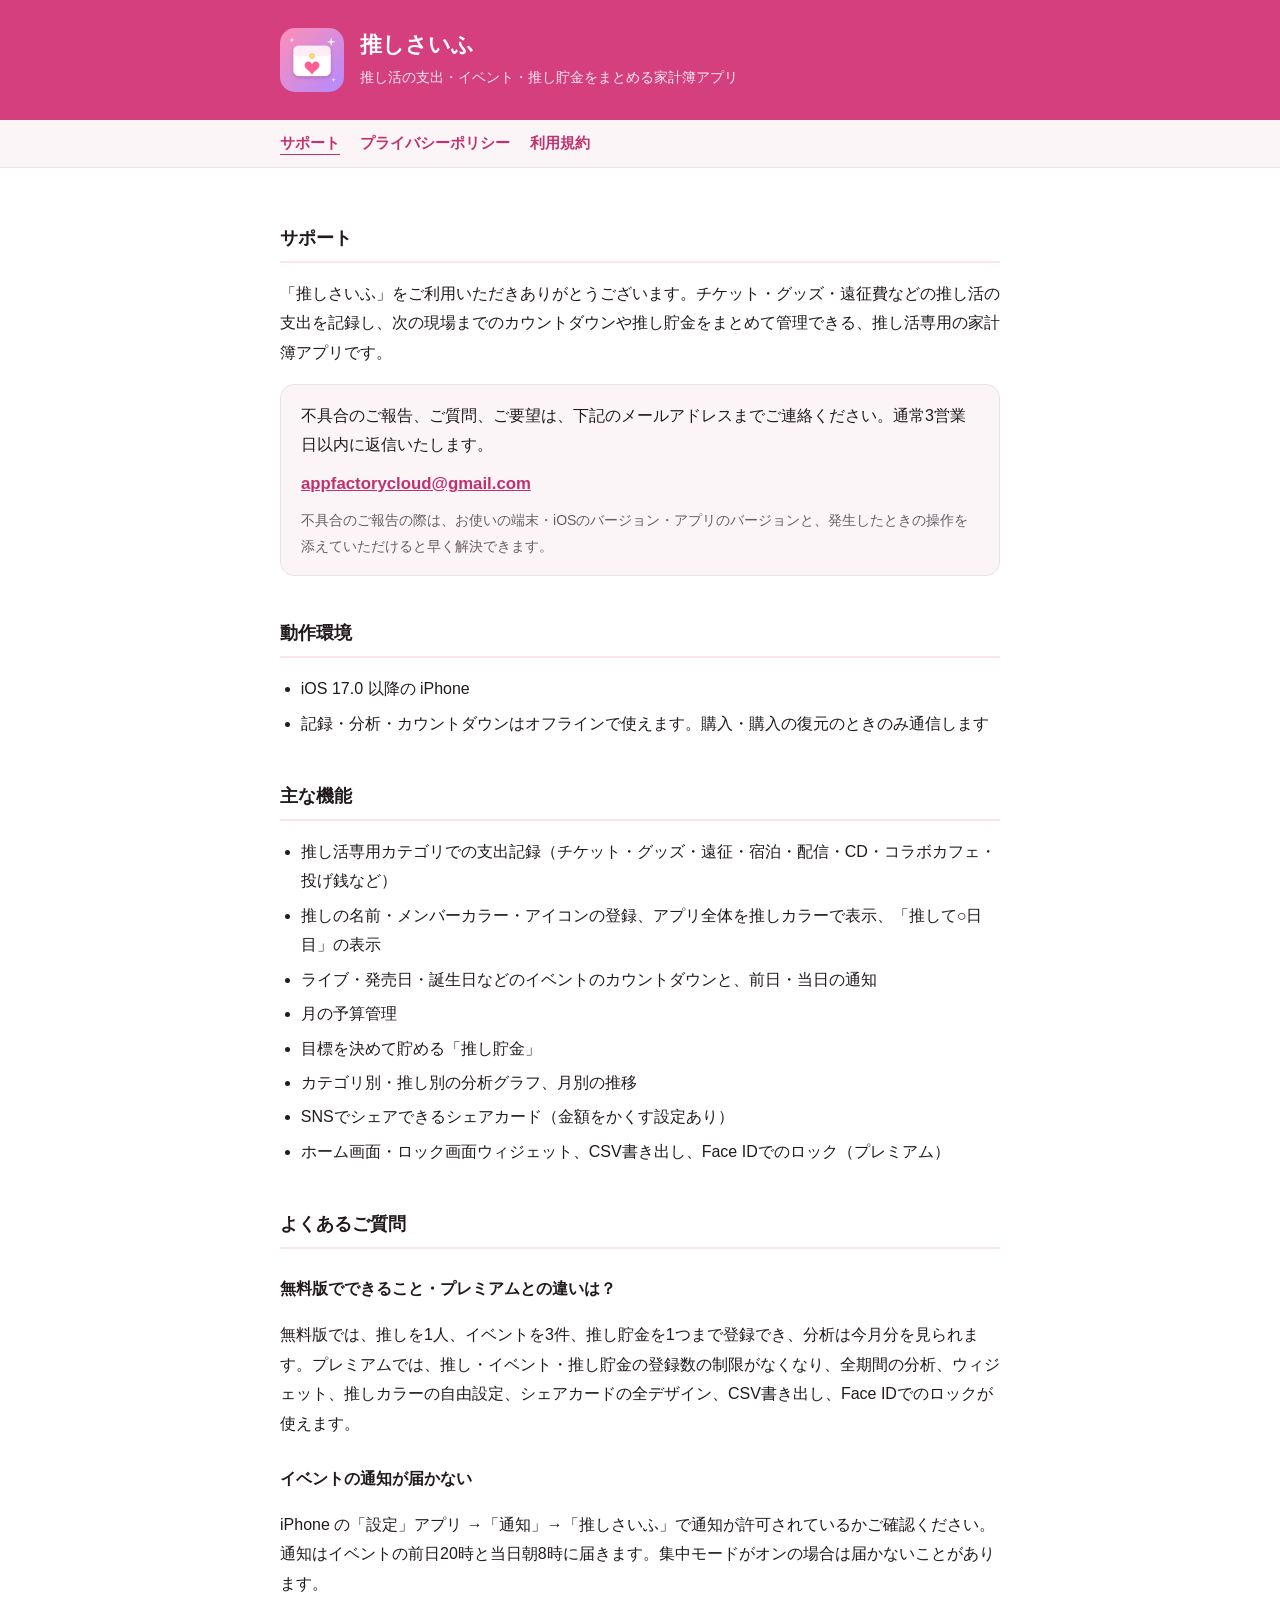
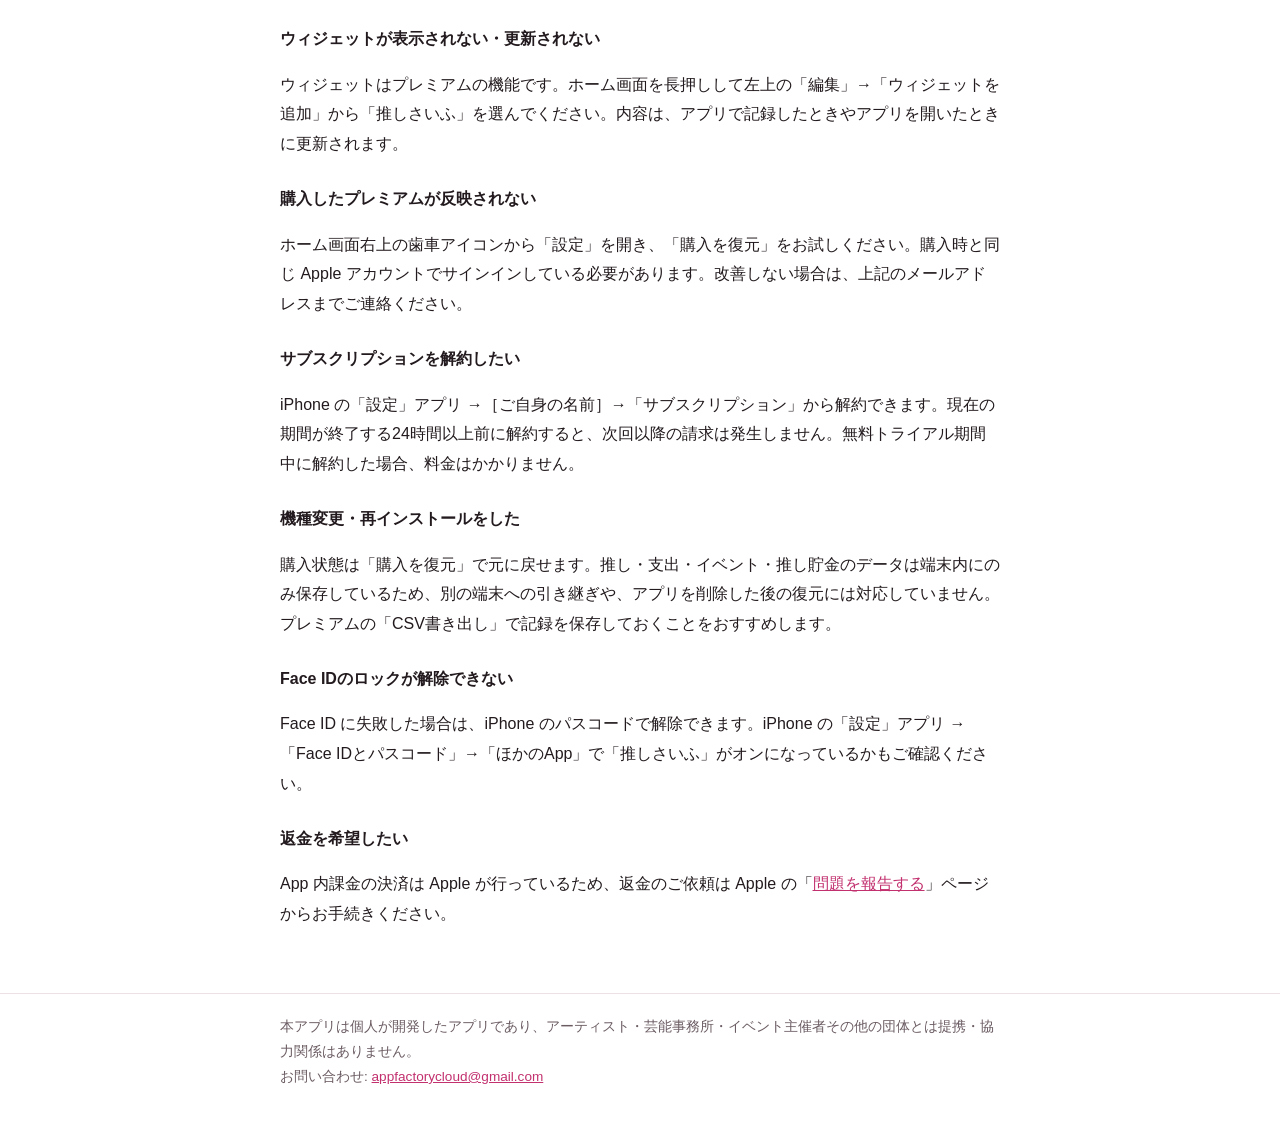
<file: docs/index.html>
<!DOCTYPE html>
<html lang="ja">
<head>
<meta charset="UTF-8">
<meta name="viewport" content="width=device-width, initial-scale=1.0">
<title>サポート | 推しさいふ</title>
<meta name="description" content="推しさいふのサポートページ。お問い合わせ先とよくあるご質問。">
<link rel="icon" href="icon.png">
<link rel="apple-touch-icon" href="icon.png">
<link rel="stylesheet" href="style.css">
</head>
<body>
<header>
  <div class="inner">
    <img src="icon.png" alt="">
    <div>
      <h1>推しさいふ</h1>
      <p>推し活の支出・イベント・推し貯金をまとめる家計簿アプリ</p>
    </div>
  </div>
</header>
<nav>
  <div class="inner">
    <a href="index.html" aria-current="page">サポート</a>
    <a href="privacy.html">プライバシーポリシー</a>
    <a href="terms.html">利用規約</a>
  </div>
</nav>
<main>
<h2>サポート</h2>
<p>「推しさいふ」をご利用いただきありがとうございます。チケット・グッズ・遠征費などの推し活の支出を記録し、次の現場までのカウントダウンや推し貯金をまとめて管理できる、推し活専用の家計簿アプリです。</p>

<div class="card">
  <p style="margin:0">不具合のご報告、ご質問、ご要望は、下記のメールアドレスまでご連絡ください。通常3営業日以内に返信いたします。</p>
  <p class="contact" style="margin:8px 0 0"><a href="mailto:appfactorycloud@gmail.com?subject=%E3%80%90%E6%8E%A8%E3%81%97%E3%81%95%E3%81%84%E3%81%B5%E3%80%91%E3%81%8A%E5%95%8F%E3%81%84%E5%90%88%E3%82%8F%E3%81%9B">appfactorycloud@gmail.com</a></p>
  <p class="note" style="margin:8px 0 0">不具合のご報告の際は、お使いの端末・iOSのバージョン・アプリのバージョンと、発生したときの操作を添えていただけると早く解決できます。</p>
</div>

<h2>動作環境</h2>
<ul>
  <li>iOS 17.0 以降の iPhone</li>
  <li>記録・分析・カウントダウンはオフラインで使えます。購入・購入の復元のときのみ通信します</li>
</ul>

<h2>主な機能</h2>
<ul>
  <li>推し活専用カテゴリでの支出記録（チケット・グッズ・遠征・宿泊・配信・CD・コラボカフェ・投げ銭など）</li>
  <li>推しの名前・メンバーカラー・アイコンの登録、アプリ全体を推しカラーで表示、「推して○日目」の表示</li>
  <li>ライブ・発売日・誕生日などのイベントのカウントダウンと、前日・当日の通知</li>
  <li>月の予算管理</li>
  <li>目標を決めて貯める「推し貯金」</li>
  <li>カテゴリ別・推し別の分析グラフ、月別の推移</li>
  <li>SNSでシェアできるシェアカード（金額をかくす設定あり）</li>
  <li>ホーム画面・ロック画面ウィジェット、CSV書き出し、Face IDでのロック（プレミアム）</li>
</ul>

<h2>よくあるご質問</h2>
<h3>無料版でできること・プレミアムとの違いは？</h3>
<p>無料版では、推しを1人、イベントを3件、推し貯金を1つまで登録でき、分析は今月分を見られます。プレミアムでは、推し・イベント・推し貯金の登録数の制限がなくなり、全期間の分析、ウィジェット、推しカラーの自由設定、シェアカードの全デザイン、CSV書き出し、Face IDでのロックが使えます。</p>
<h3>イベントの通知が届かない</h3>
<p>iPhone の「設定」アプリ →「通知」→「推しさいふ」で通知が許可されているかご確認ください。通知はイベントの前日20時と当日朝8時に届きます。集中モードがオンの場合は届かないことがあります。</p>
<h3>ウィジェットが表示されない・更新されない</h3>
<p>ウィジェットはプレミアムの機能です。ホーム画面を長押しして左上の「編集」→「ウィジェットを追加」から「推しさいふ」を選んでください。内容は、アプリで記録したときやアプリを開いたときに更新されます。</p>
<h3>購入したプレミアムが反映されない</h3>
<p>ホーム画面右上の歯車アイコンから「設定」を開き、「購入を復元」をお試しください。購入時と同じ Apple アカウントでサインインしている必要があります。改善しない場合は、上記のメールアドレスまでご連絡ください。</p>
<h3>サブスクリプションを解約したい</h3>
<p>iPhone の「設定」アプリ →［ご自身の名前］→「サブスクリプション」から解約できます。現在の期間が終了する24時間以上前に解約すると、次回以降の請求は発生しません。無料トライアル期間中に解約した場合、料金はかかりません。</p>
<h3>機種変更・再インストールをした</h3>
<p>購入状態は「購入を復元」で元に戻せます。推し・支出・イベント・推し貯金のデータは端末内にのみ保存しているため、別の端末への引き継ぎや、アプリを削除した後の復元には対応していません。プレミアムの「CSV書き出し」で記録を保存しておくことをおすすめします。</p>
<h3>Face IDのロックが解除できない</h3>
<p>Face ID に失敗した場合は、iPhone のパスコードで解除できます。iPhone の「設定」アプリ →「Face IDとパスコード」→「ほかのApp」で「推しさいふ」がオンになっているかもご確認ください。</p>
<h3>返金を希望したい</h3>
<p>App 内課金の決済は Apple が行っているため、返金のご依頼は Apple の「<a href="https://reportaproblem.apple.com/">問題を報告する</a>」ページからお手続きください。</p>

</main>
<footer>
  <div class="inner">
    本アプリは個人が開発したアプリであり、アーティスト・芸能事務所・イベント主催者その他の団体とは提携・協力関係はありません。<br>
    お問い合わせ: <a href="mailto:appfactorycloud@gmail.com">appfactorycloud@gmail.com</a>
  </div>
</footer>
</body>
</html>
</file>
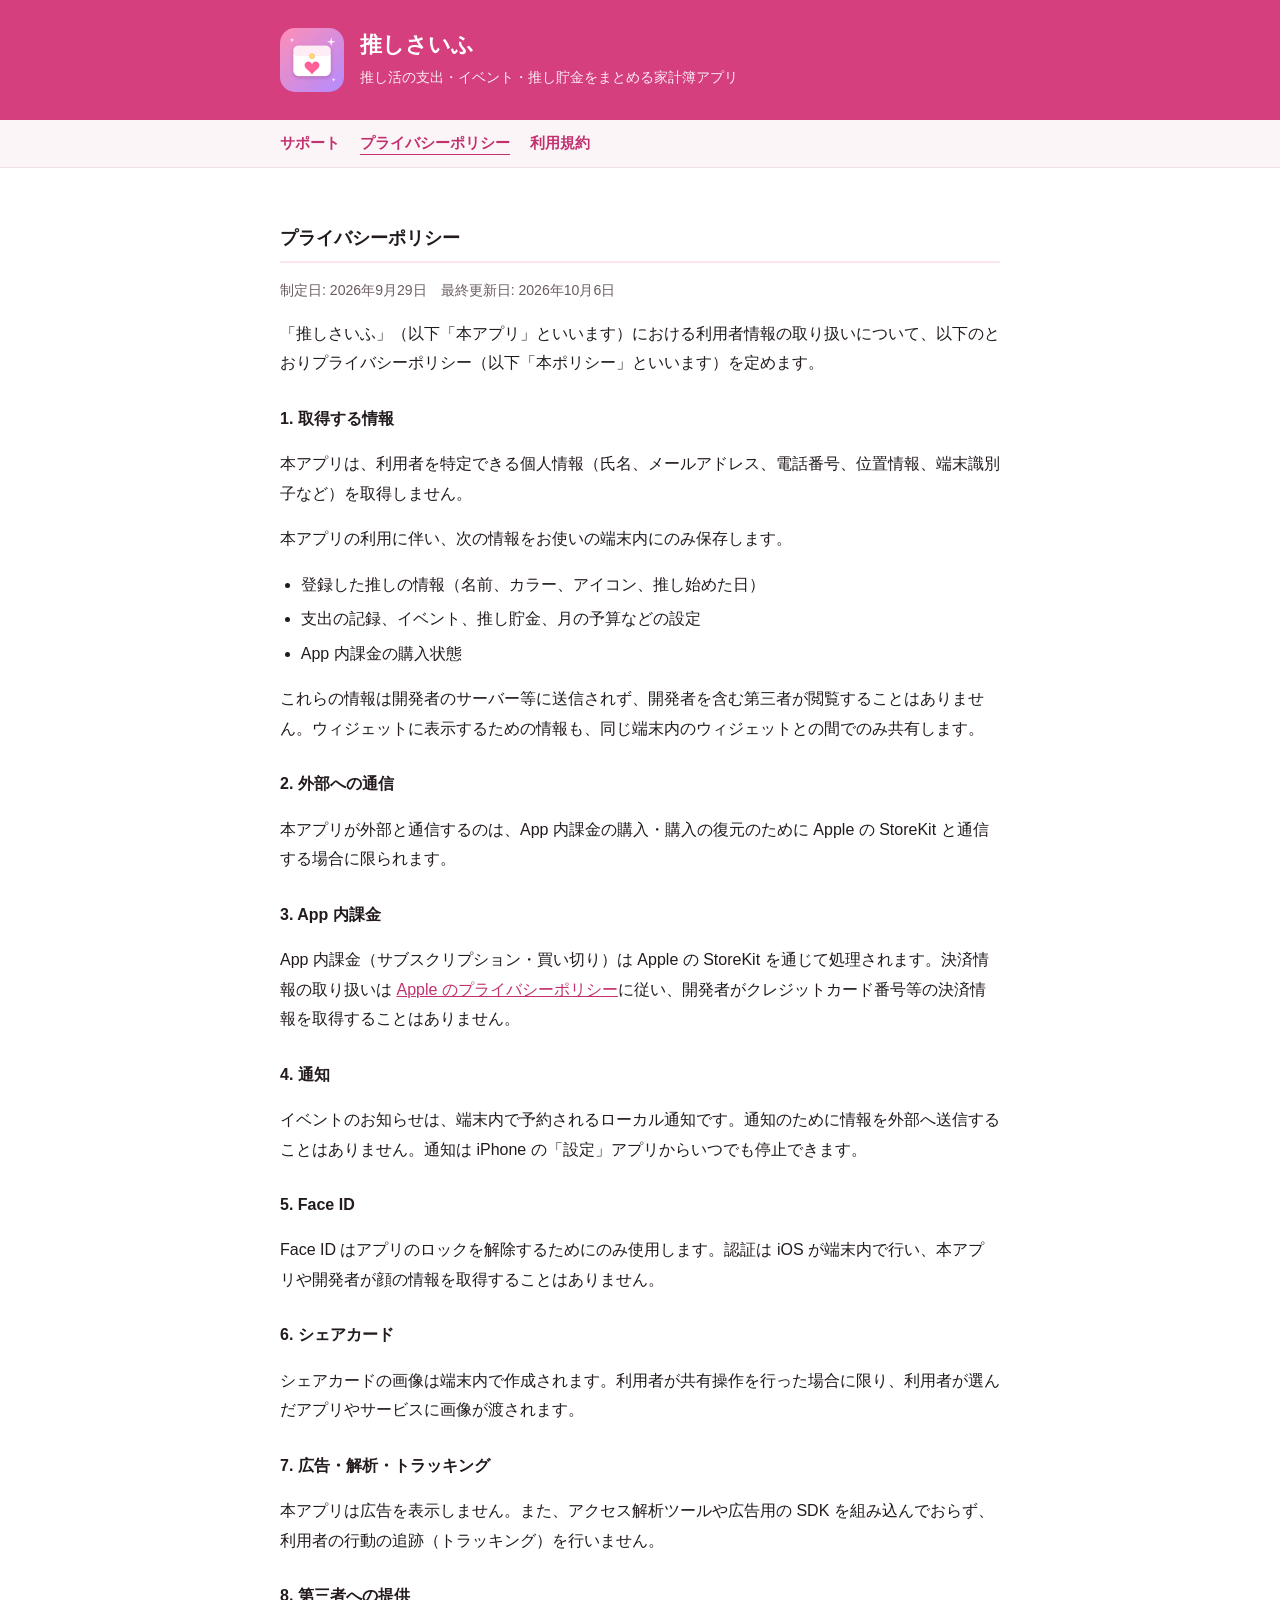
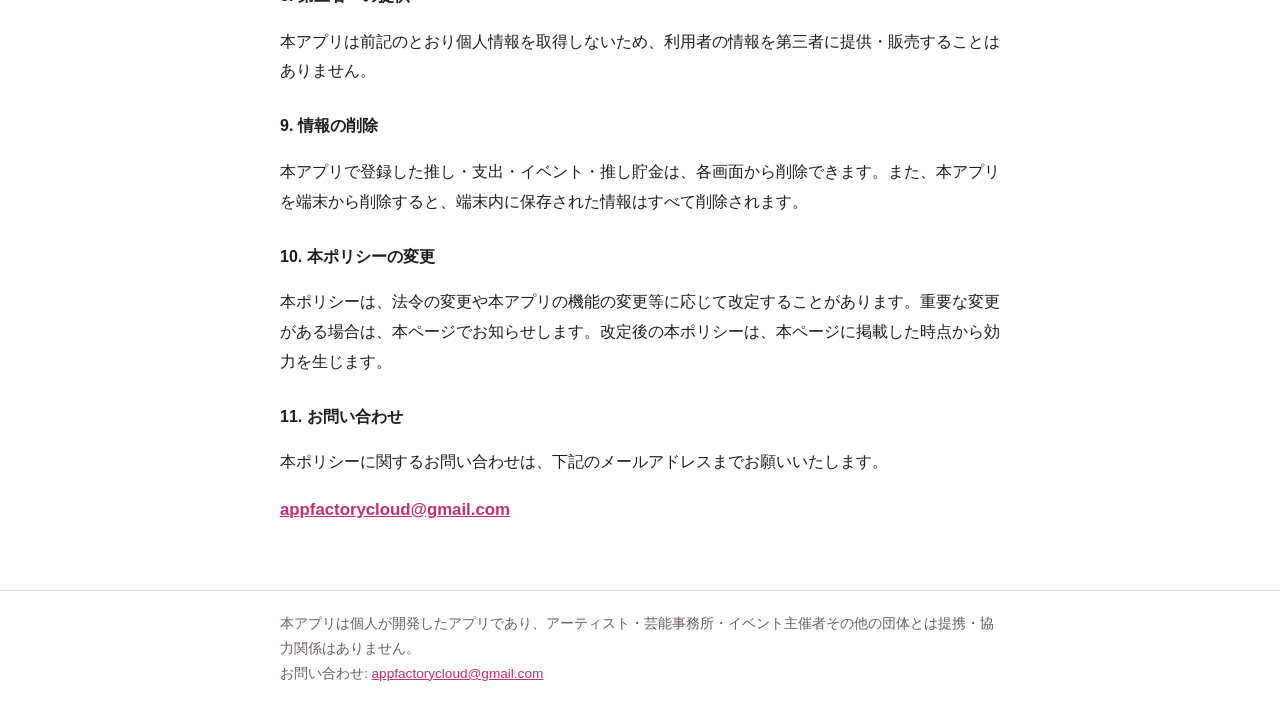
<file: docs/privacy.html>
<!DOCTYPE html>
<html lang="ja">
<head>
<meta charset="UTF-8">
<meta name="viewport" content="width=device-width, initial-scale=1.0">
<title>プライバシーポリシー | 推しさいふ</title>
<meta name="description" content="推しさいふのプライバシーポリシー。">
<link rel="icon" href="icon.png">
<link rel="apple-touch-icon" href="icon.png">
<link rel="stylesheet" href="style.css">
</head>
<body>
<header>
  <div class="inner">
    <img src="icon.png" alt="">
    <div>
      <h1>推しさいふ</h1>
      <p>推し活の支出・イベント・推し貯金をまとめる家計簿アプリ</p>
    </div>
  </div>
</header>
<nav>
  <div class="inner">
    <a href="index.html">サポート</a>
    <a href="privacy.html" aria-current="page">プライバシーポリシー</a>
    <a href="terms.html">利用規約</a>
  </div>
</nav>
<main>
<h2>プライバシーポリシー</h2>
<p class="updated">制定日: 2026年9月29日　最終更新日: 2026年10月6日</p>
<p>「推しさいふ」（以下「本アプリ」といいます）における利用者情報の取り扱いについて、以下のとおりプライバシーポリシー（以下「本ポリシー」といいます）を定めます。</p>

<h3>1. 取得する情報</h3>
<p>本アプリは、利用者を特定できる個人情報（氏名、メールアドレス、電話番号、位置情報、端末識別子など）を取得しません。</p>
<p>本アプリの利用に伴い、次の情報をお使いの端末内にのみ保存します。</p>
<ul>
  <li>登録した推しの情報（名前、カラー、アイコン、推し始めた日）</li>
  <li>支出の記録、イベント、推し貯金、月の予算などの設定</li>
  <li>App 内課金の購入状態</li>
</ul>
<p>これらの情報は開発者のサーバー等に送信されず、開発者を含む第三者が閲覧することはありません。ウィジェットに表示するための情報も、同じ端末内のウィジェットとの間でのみ共有します。</p>

<h3>2. 外部への通信</h3>
<p>本アプリが外部と通信するのは、App 内課金の購入・購入の復元のために Apple の StoreKit と通信する場合に限られます。</p>

<h3>3. App 内課金</h3>
<p>App 内課金（サブスクリプション・買い切り）は Apple の StoreKit を通じて処理されます。決済情報の取り扱いは <a href="https://www.apple.com/jp/legal/privacy/">Apple のプライバシーポリシー</a>に従い、開発者がクレジットカード番号等の決済情報を取得することはありません。</p>

<h3>4. 通知</h3>
<p>イベントのお知らせは、端末内で予約されるローカル通知です。通知のために情報を外部へ送信することはありません。通知は iPhone の「設定」アプリからいつでも停止できます。</p>

<h3>5. Face ID</h3>
<p>Face ID はアプリのロックを解除するためにのみ使用します。認証は iOS が端末内で行い、本アプリや開発者が顔の情報を取得することはありません。</p>

<h3>6. シェアカード</h3>
<p>シェアカードの画像は端末内で作成されます。利用者が共有操作を行った場合に限り、利用者が選んだアプリやサービスに画像が渡されます。</p>

<h3>7. 広告・解析・トラッキング</h3>
<p>本アプリは広告を表示しません。また、アクセス解析ツールや広告用の SDK を組み込んでおらず、利用者の行動の追跡（トラッキング）を行いません。</p>

<h3>8. 第三者への提供</h3>
<p>本アプリは前記のとおり個人情報を取得しないため、利用者の情報を第三者に提供・販売することはありません。</p>

<h3>9. 情報の削除</h3>
<p>本アプリで登録した推し・支出・イベント・推し貯金は、各画面から削除できます。また、本アプリを端末から削除すると、端末内に保存された情報はすべて削除されます。</p>

<h3>10. 本ポリシーの変更</h3>
<p>本ポリシーは、法令の変更や本アプリの機能の変更等に応じて改定することがあります。重要な変更がある場合は、本ページでお知らせします。改定後の本ポリシーは、本ページに掲載した時点から効力を生じます。</p>

<h3>11. お問い合わせ</h3>
<p>本ポリシーに関するお問い合わせは、下記のメールアドレスまでお願いいたします。</p>
<p class="contact"><a href="mailto:appfactorycloud@gmail.com">appfactorycloud@gmail.com</a></p>

</main>
<footer>
  <div class="inner">
    本アプリは個人が開発したアプリであり、アーティスト・芸能事務所・イベント主催者その他の団体とは提携・協力関係はありません。<br>
    お問い合わせ: <a href="mailto:appfactorycloud@gmail.com">appfactorycloud@gmail.com</a>
  </div>
</footer>
</body>
</html>
</file>
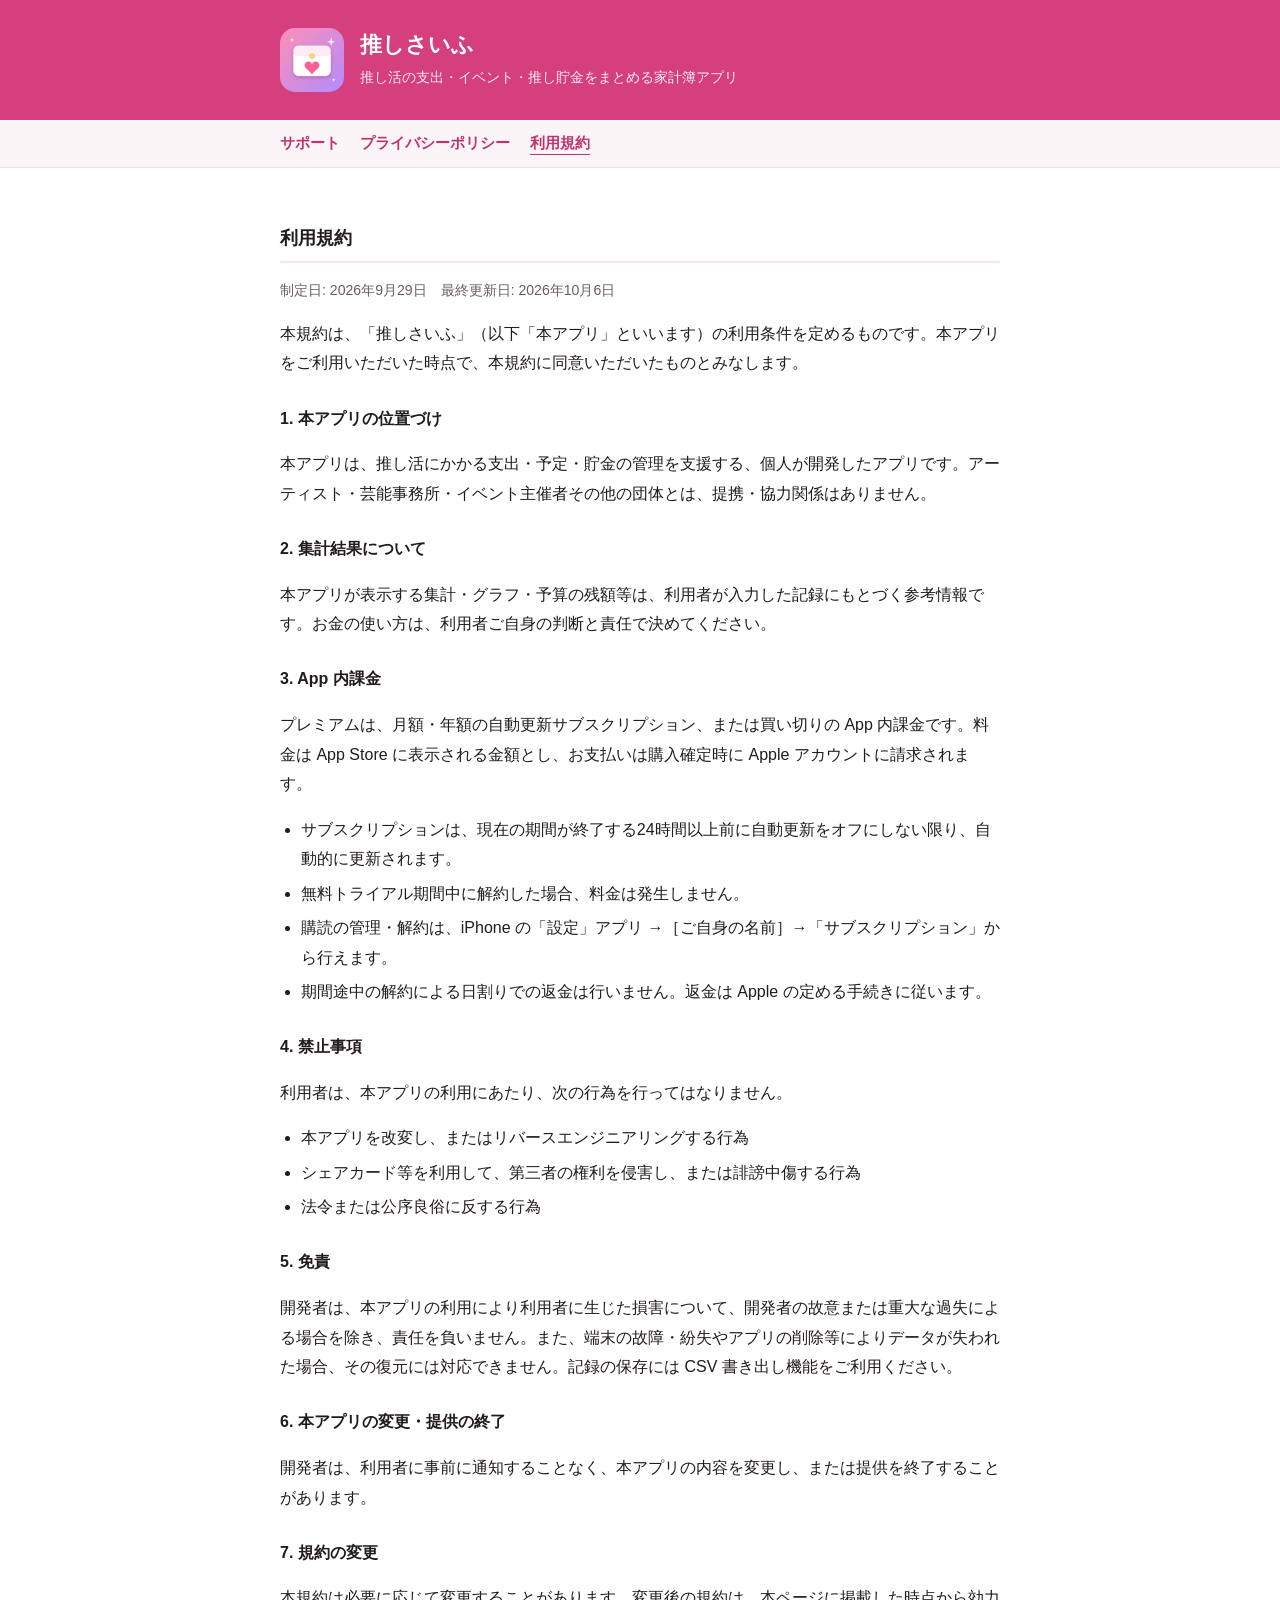
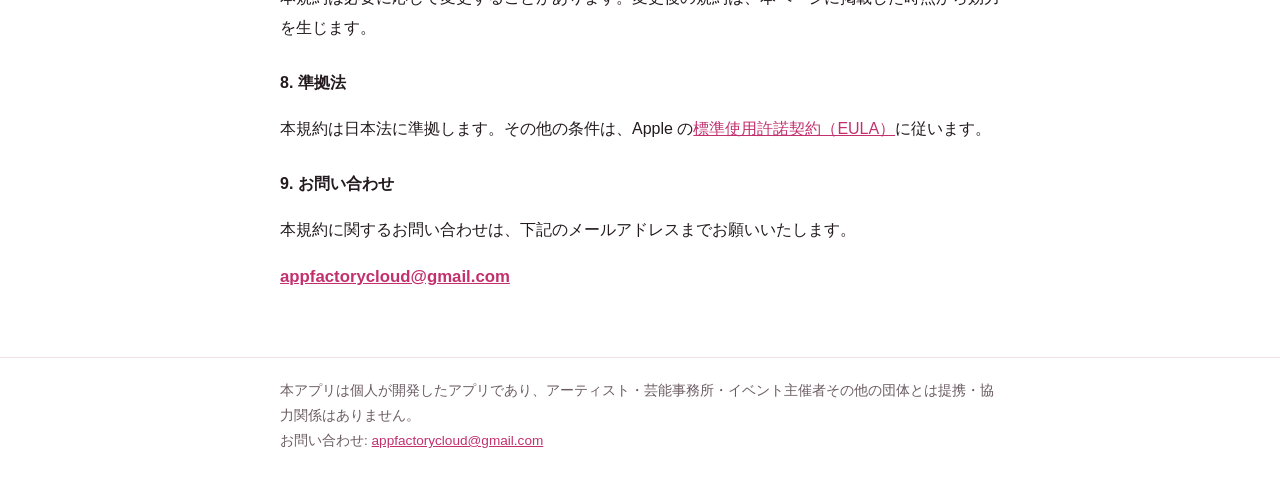
<file: docs/terms.html>
<!DOCTYPE html>
<html lang="ja">
<head>
<meta charset="UTF-8">
<meta name="viewport" content="width=device-width, initial-scale=1.0">
<title>利用規約 | 推しさいふ</title>
<meta name="description" content="推しさいふの利用規約。">
<link rel="icon" href="icon.png">
<link rel="apple-touch-icon" href="icon.png">
<link rel="stylesheet" href="style.css">
</head>
<body>
<header>
  <div class="inner">
    <img src="icon.png" alt="">
    <div>
      <h1>推しさいふ</h1>
      <p>推し活の支出・イベント・推し貯金をまとめる家計簿アプリ</p>
    </div>
  </div>
</header>
<nav>
  <div class="inner">
    <a href="index.html">サポート</a>
    <a href="privacy.html">プライバシーポリシー</a>
    <a href="terms.html" aria-current="page">利用規約</a>
  </div>
</nav>
<main>
<h2>利用規約</h2>
<p class="updated">制定日: 2026年9月29日　最終更新日: 2026年10月6日</p>
<p>本規約は、「推しさいふ」（以下「本アプリ」といいます）の利用条件を定めるものです。本アプリをご利用いただいた時点で、本規約に同意いただいたものとみなします。</p>

<h3>1. 本アプリの位置づけ</h3>
<p>本アプリは、推し活にかかる支出・予定・貯金の管理を支援する、個人が開発したアプリです。アーティスト・芸能事務所・イベント主催者その他の団体とは、提携・協力関係はありません。</p>

<h3>2. 集計結果について</h3>
<p>本アプリが表示する集計・グラフ・予算の残額等は、利用者が入力した記録にもとづく参考情報です。お金の使い方は、利用者ご自身の判断と責任で決めてください。</p>

<h3>3. App 内課金</h3>
<p>プレミアムは、月額・年額の自動更新サブスクリプション、または買い切りの App 内課金です。料金は App Store に表示される金額とし、お支払いは購入確定時に Apple アカウントに請求されます。</p>
<ul>
  <li>サブスクリプションは、現在の期間が終了する24時間以上前に自動更新をオフにしない限り、自動的に更新されます。</li>
  <li>無料トライアル期間中に解約した場合、料金は発生しません。</li>
  <li>購読の管理・解約は、iPhone の「設定」アプリ →［ご自身の名前］→「サブスクリプション」から行えます。</li>
  <li>期間途中の解約による日割りでの返金は行いません。返金は Apple の定める手続きに従います。</li>
</ul>

<h3>4. 禁止事項</h3>
<p>利用者は、本アプリの利用にあたり、次の行為を行ってはなりません。</p>
<ul>
  <li>本アプリを改変し、またはリバースエンジニアリングする行為</li>
  <li>シェアカード等を利用して、第三者の権利を侵害し、または誹謗中傷する行為</li>
  <li>法令または公序良俗に反する行為</li>
</ul>

<h3>5. 免責</h3>
<p>開発者は、本アプリの利用により利用者に生じた損害について、開発者の故意または重大な過失による場合を除き、責任を負いません。また、端末の故障・紛失やアプリの削除等によりデータが失われた場合、その復元には対応できません。記録の保存には CSV 書き出し機能をご利用ください。</p>

<h3>6. 本アプリの変更・提供の終了</h3>
<p>開発者は、利用者に事前に通知することなく、本アプリの内容を変更し、または提供を終了することがあります。</p>

<h3>7. 規約の変更</h3>
<p>本規約は必要に応じて変更することがあります。変更後の規約は、本ページに掲載した時点から効力を生じます。</p>

<h3>8. 準拠法</h3>
<p>本規約は日本法に準拠します。その他の条件は、Apple の<a href="https://www.apple.com/legal/internet-services/itunes/dev/stdeula/">標準使用許諾契約（EULA）</a>に従います。</p>

<h3>9. お問い合わせ</h3>
<p>本規約に関するお問い合わせは、下記のメールアドレスまでお願いいたします。</p>
<p class="contact"><a href="mailto:appfactorycloud@gmail.com">appfactorycloud@gmail.com</a></p>

</main>
<footer>
  <div class="inner">
    本アプリは個人が開発したアプリであり、アーティスト・芸能事務所・イベント主催者その他の団体とは提携・協力関係はありません。<br>
    お問い合わせ: <a href="mailto:appfactorycloud@gmail.com">appfactorycloud@gmail.com</a>
  </div>
</footer>
</body>
</html>
</file>
<file: docs/style.css>
:root {
  --brand: #c2306e;
  --header: #d63f7e;
  --brand-soft: #fde4ef;
  --ink: #221a1e;
  --muted: #6b5c63;
  --bg: #ffffff;
  --surface: #fbf5f8;
  --line: #efdfe6;
}
@media (prefers-color-scheme: dark) {
  :root {
    --brand: #ff8fbf;
    --header: #9c2a5b;
    --brand-soft: #3a1828;
    --ink: #f6eef2;
    --muted: #b8a3ad;
    --bg: #171013;
    --surface: #22171c;
    --line: #3a2830;
  }
}
* { box-sizing: border-box; }
html { -webkit-text-size-adjust: 100%; }
body {
  overflow-wrap: anywhere;
  margin: 0;
  font-family: -apple-system, BlinkMacSystemFont, "Hiragino Sans", "Hiragino Kaku Gothic ProN", "Noto Sans JP", sans-serif;
  line-height: 1.85;
  color: var(--ink);
  background: var(--bg);
}
header { background: var(--header); color: #fff; }
header .inner, main, footer .inner { max-width: 760px; margin: 0 auto; padding: 0 20px; }
header .inner { padding-top: 28px; padding-bottom: 28px; display: flex; gap: 16px; align-items: center; }
header img { width: 64px; height: 64px; border-radius: 15px; flex: none; }
header h1 { margin: 0; font-size: 1.35rem; line-height: 1.4; overflow-wrap: anywhere; }
header p { margin: 4px 0 0; opacity: 0.9; font-size: 0.9rem; }
nav { border-bottom: 1px solid var(--line); background: var(--surface); }
nav .inner { max-width: 760px; margin: 0 auto; padding: 10px 20px; display: flex; gap: 20px; flex-wrap: wrap; font-size: 0.92rem; }
a { color: var(--brand); }
nav a { text-decoration: none; font-weight: 600; }
nav a[aria-current="page"] { text-decoration: underline; text-underline-offset: 6px; }
main { padding-top: 12px; padding-bottom: 48px; }
h2 { font-size: 1.15rem; margin: 2.2em 0 0.6em; padding-bottom: 6px; border-bottom: 2px solid var(--brand-soft); }
h3 { font-size: 1rem; margin: 1.6em 0 0.3em; }
.updated { color: var(--muted); font-size: 0.88rem; }
.card { background: var(--surface); border: 1px solid var(--line); border-radius: 14px; padding: 16px 20px; margin: 16px 0; }
.contact { font-size: 1.05rem; font-weight: 700; word-break: break-all; }
.note { color: var(--muted); font-size: 0.88rem; }
ul { padding-left: 1.3em; }
li { margin: 0.3em 0; }
footer { border-top: 1px solid var(--line); color: var(--muted); font-size: 0.85rem; }
footer .inner { padding-top: 20px; padding-bottom: 32px; }
.nowrap { white-space: nowrap; }
</file>
